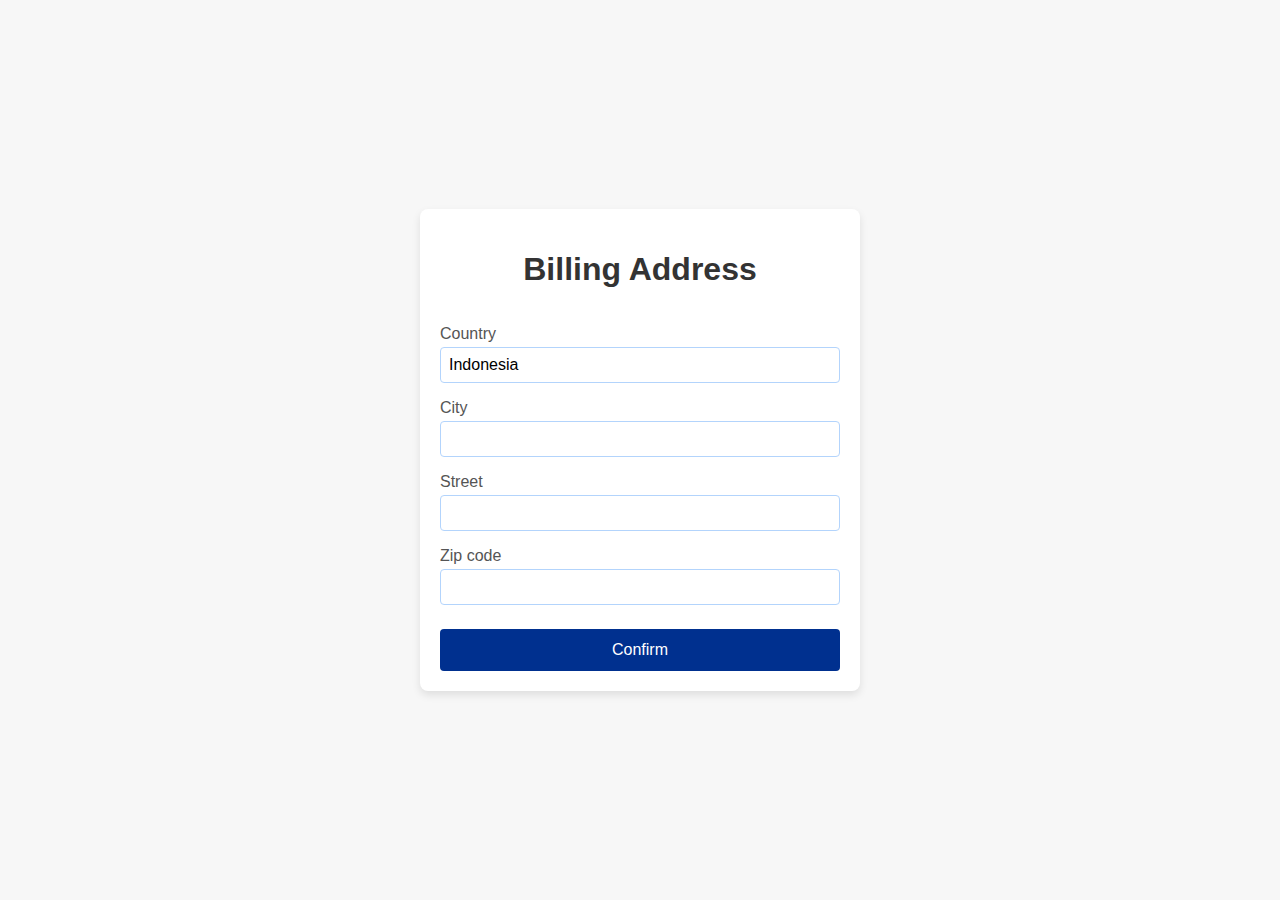
<file: page/billing.html>
<!DOCTYPE html>
<html lang="id">
<head>
    <meta charset="UTF-8">
    <meta name="viewport" content="width=device-width, initial-scale=1.0">
    <title>Billing</title>
    <link rel="stylesheet" href="/css/billing.css">
</head>
<body>
    <div class="container">
        <h1>Billing Address</h1>
        <form id="billingForm">
            <label for="country">Country</label>
            <input type="text" id="country" name="country" required>
            
            <label for="city">City</label>
            <input type="text" id="city" name="city" required>
            
            <label for="street">Street</label>
            <input type="text" id="street" name="street" required>
            
            <label for="zipcode">Zip code</label>
            <input type="text" id="zipcode" name="zipcode" inputmode="numeric" required>
            
            <button type="submit">Confirm</button>
        </form>
    </div>
    <script src="/js/billing.js"></script>
</body>
</html>
</file>
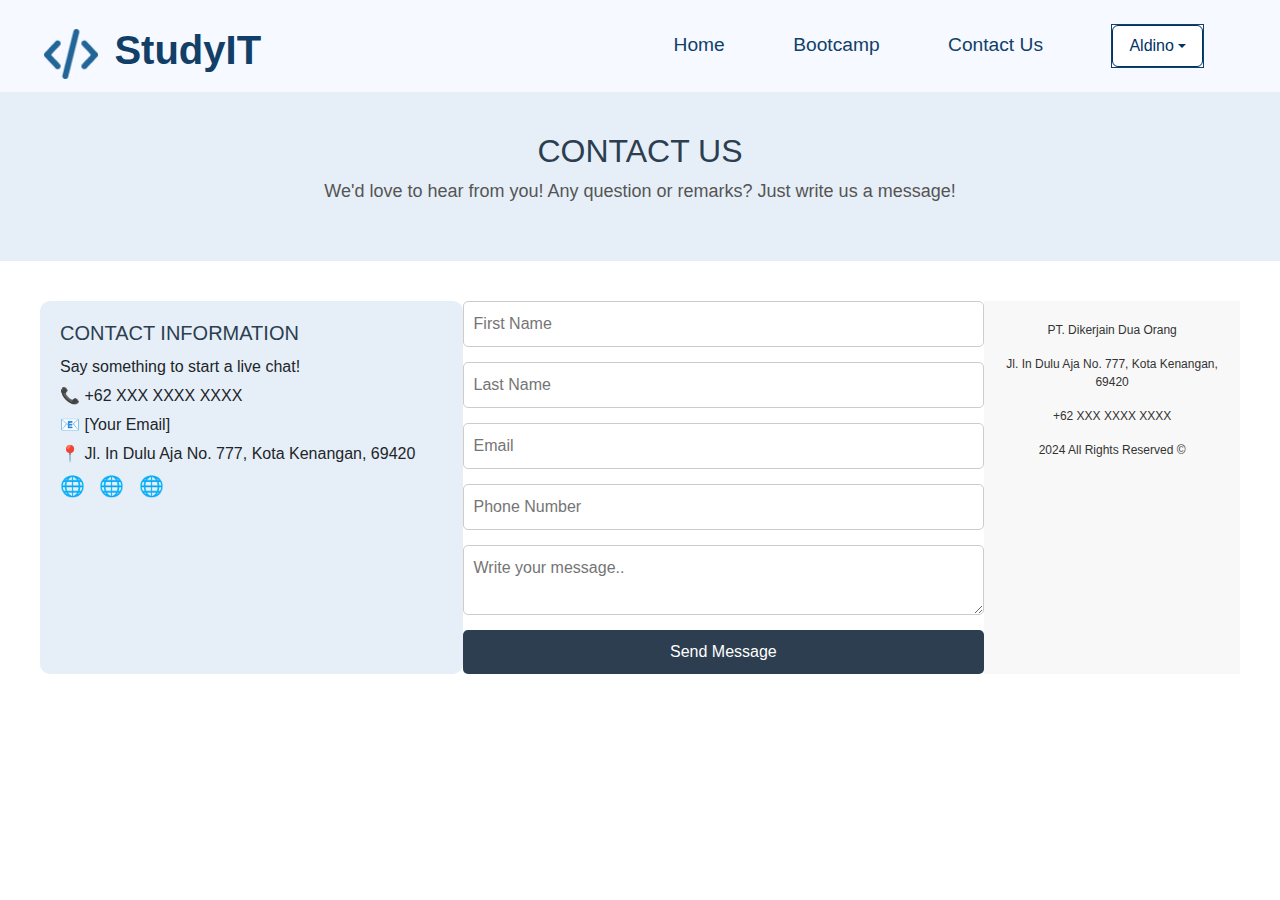
<file: page/contactus.html>
<!DOCTYPE html>
<html lang="en">
<head>
    <meta charset="UTF-8">
    <meta name="viewport" content="width=device-width, initial-scale=1.0">
    <title>Contact Us - StudyIT</title>
    <link rel="stylesheet" href="/css/stylecontactus.css">
    <link rel="stylesheet" href="https://cdn.jsdelivr.net/npm/bootstrap@5.3.3/dist/css/bootstrap.min.css" integrity="sha384-QWTKZyjpPEjISv5WaRU9OFeRpok6YctnYmDr5pNlyT2bRjXh0JMhjY6hW+ALEwIH" crossorigin="anonymous">
</head>
<body>
    <header>
        <div class="navbar">
            <div class="container-fluid">
                <div class="nav-brand">
                    <img src="../asset/image/logo.png" alt="Logo">
                    <h1>StudyIT</h1>
                </div>
                <div class="nav-menu">
                    <div class="nav-list">
                        <ul>
                            <li>
                                <span>
                                    <a href="javascript:history.back()">Home</a>
                                </span>
                            </li>
                            <li>
                                <a href="javascript:history.back()">Bootcamp</a>
                            </li>
                            <li>
                                <a href="#">Contact Us</a>
                            </li>
                            <li>
                                <div class="dropdown">
                                    <button class="btn dropdown-toggle" aria-expanded="false">Aldino</button>
                                    <div class="dropdown-menu dropdown-menu-end">

                                        <a href="editprofile.html" class="dropdown-item">Edit Profile</a>

                                        <a href="../index.html" class="dropdown-item">Logout</a>
                                    </div>
                                </div>
                            </li>
                        </ul>
                    </div>
                </div>
            </div>
        </div>
    </header>

    <section class="contact-header">
        <h2>CONTACT US</h2>
        <p>We'd love to hear from you! Any question or remarks? Just write us a message!</p>
    </section>

    <div class="contact-container">
        <div class="contact-info">
            <h3>CONTACT INFORMATION</h3>
            <p>Say something to start a live chat!</p>
            <p>📞 +62 XXX XXXX XXXX</p>
            <p>📧 [Your Email]</p>
            <p>📍 Jl. In Dulu Aja No. 777, Kota Kenangan, 69420</p>
            <div class="social-icons">
                <a href="#">🌐</a>
                <a href="#">🌐</a>
                <a href="#">🌐</a>
            </div>
        </div>

        <form class="contact-form" id="contactForm">
            <input type="text" id="firstName" placeholder="First Name" required>
            <input type="text" id="lastName" placeholder="Last Name" required>
            <input type="email" id="email" placeholder="Email" required>
            <input type="tel" id="phone" placeholder="Phone Number" required>
            <textarea id="message" placeholder="Write your message.." required></textarea>
            <button type="button" onclick="saveFormData()">Send Message</button>
        </form>
        

    <footer>
        <p>PT. Dikerjain Dua Orang</p>
        <p>Jl. In Dulu Aja No. 777, Kota Kenangan, 69420</p>
        <p>+62 XXX XXXX XXXX</p>
        <p>2024 All Rights Reserved ©</p>
    </footer>
    <script>
        function saveFormData() {
            // Capture form values
            const formData = {
                firstName: document.getElementById("firstName").value,
                lastName: document.getElementById("lastName").value,
                email: document.getElementById("email").value,
                phone: document.getElementById("phone").value,
                message: document.getElementById("message").value
            };
    
            // Convert form data to JSON
            const jsonData = JSON.stringify(formData);
    
            // Log the JSON data to console (you can save it to a file or server here)
            console.log(jsonData);
    
            // Optionally, clear the form after saving
            document.getElementById("contactForm").reset();
        }
    </script>
    
</body>
</html>
</file>
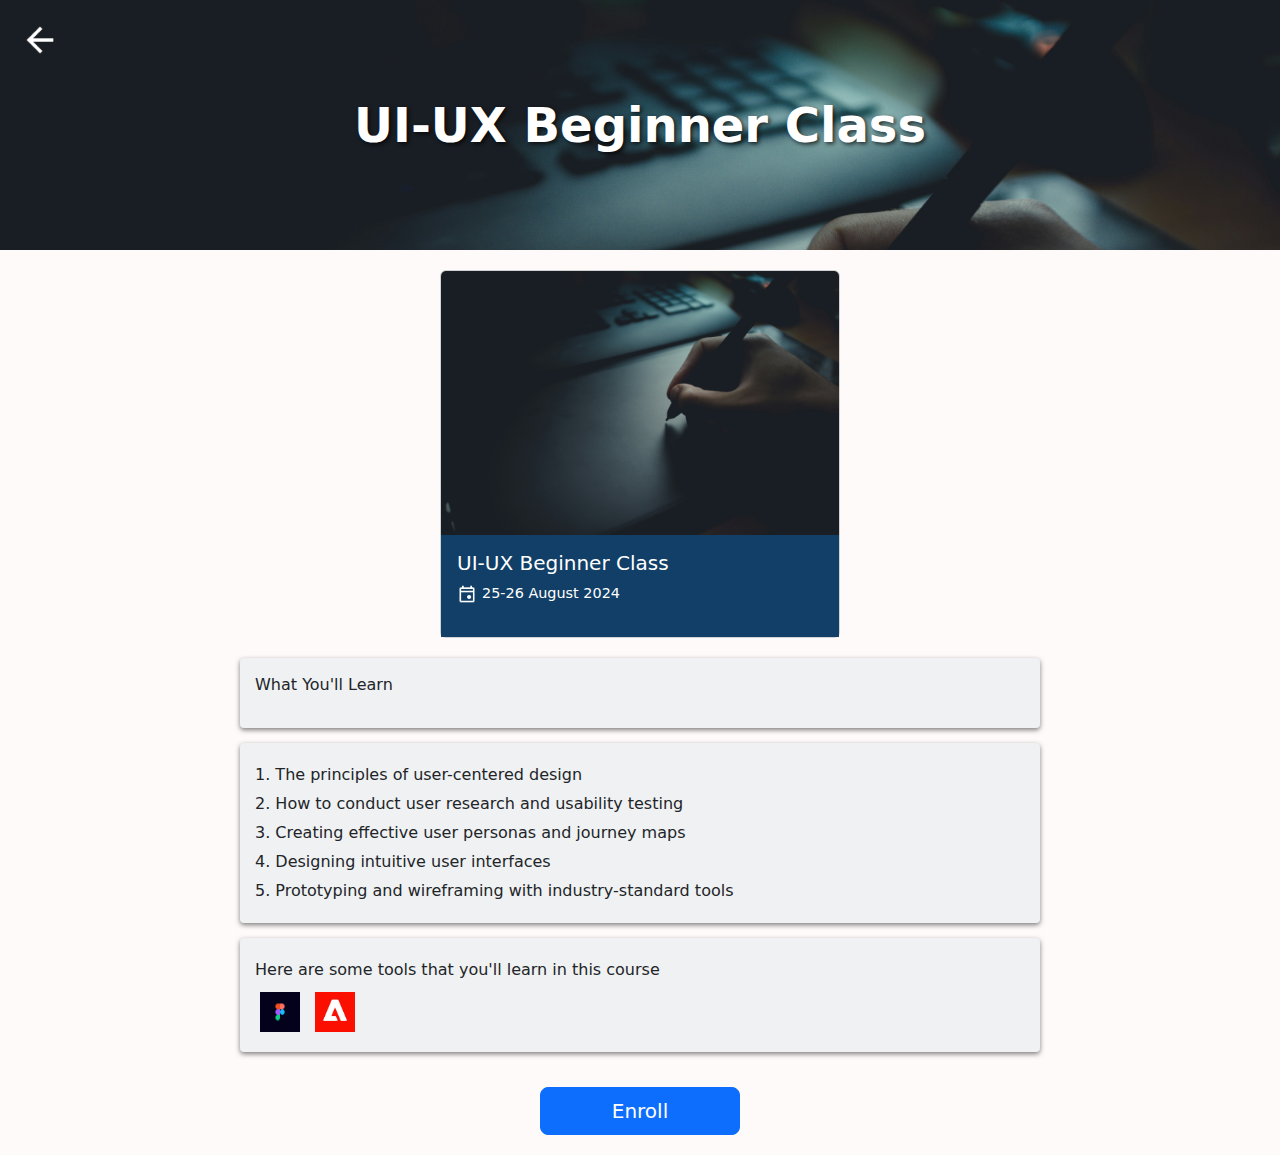
<file: page/courseView.html>
<!DOCTYPE html>
<html lang="en">
<head>
    <meta charset="UTF-8">
    <meta name="viewport" content="width=device-width, initial-scale=1.0">
    <title>Course View</title>
    <link rel="stylesheet" href="../css/stylesCor.css">
    <link href="https://cdn.jsdelivr.net/npm/bootstrap@5.3.3/dist/css/bootstrap.min.css" rel="stylesheet">
</head>
<body>
    <div class="banner">
        <img src="../asset/image/glenn-carstens-peters-P1qyEf1g0HU-unsplash.jpg" alt="Banner Image">
        <div class="banner-text">UI-UX Beginner Class</div>
    </div>

    <div class="arw-back">
        <a href="../page/homePage.html">
            <img src="../asset/image/backarrow.png" alt="Back to Course View">
        </a>
    </div>

    
        <div class="card">
            <img src="../asset/image/glenn-carstens-peters-P1qyEf1g0HU-unsplash.jpg" class="card-img-top" alt="Course Image">
            <div class="card-body">
                <h5 class="card-title" style="color: white;">UI-UX Beginner Class</h5>
                <p class="calendar-text">
                    <img src="../asset/image/calen.png" alt="Calendar Icon" class="calendar-icon">
                    25-26 August 2024
                </p>
            </div>
        </div>
    

    <div class="dec-container">
        <p>What You'll Learn</p>
    </div>

    <div class="des-container">
        <p>1. The principles of user-centered design</p>
        <p>2. How to conduct user research and usability testing</p>
        <p>3. Creating effective user personas and journey maps</p>
        <p>4. Designing intuitive user interfaces</p>
        <p>5. Prototyping and wireframing with industry-standard tools</p>
    </div>

 
    <div class="des-tools">
        <p>Here are some tools that you'll learn in this course</p>
        <div class="img-tools">
            <img src="../asset/image/figmaaa.png" alt="Figma Icon" class="img-icon">
            <img src="../asset/image/adobe1.jpg" alt="Adobe Icon" class="img-icon">
        </div>
    </div>

  
    <div class="enroll-container">
        <a href="../page/videoModule.html" class="btn btn-primary btn-lg">Enroll</a>
    </div>
</body>
</html>
</file>
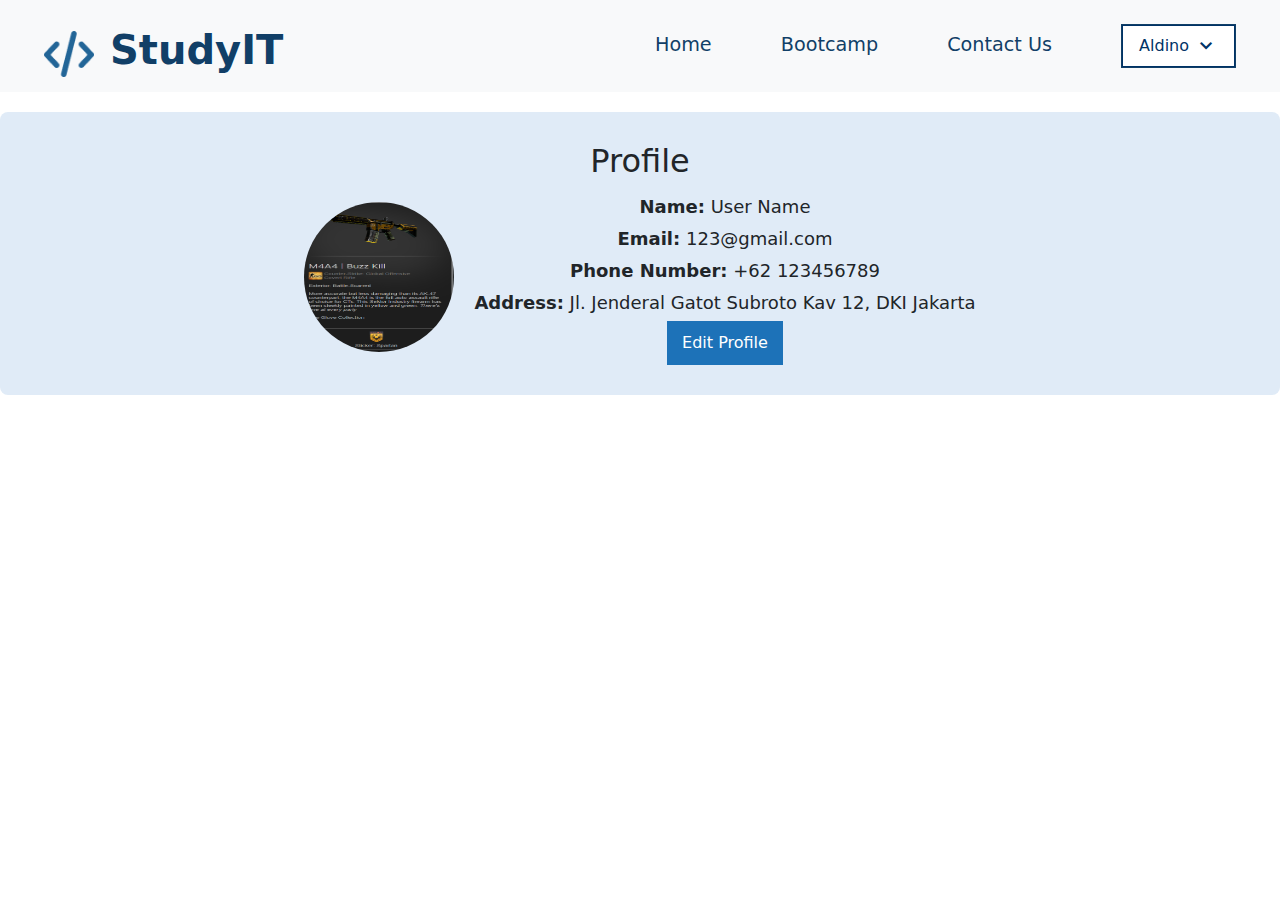
<file: page/editprofile.html>
<!DOCTYPE html>
<html lang="en">
<head>
    <meta charset="UTF-8">
    <meta name="viewport" content="width=device-width, initial-scale=1.0">
    <title>Profile Page</title>
    <link rel="stylesheet" href="../css/editprofile.css">
    <link rel="stylesheet" href="https://fonts.googleapis.com/css2?family=Material+Symbols+Outlined:opsz,wght,FILL,GRAD@20..48,100..700,0..1,-50..200&icon_names=keyboard_arrow_down" />
    <link href="https://cdn.jsdelivr.net/npm/bootstrap@5.3.3/dist/css/bootstrap.min.css" rel="stylesheet" integrity="sha384-QWTKZyjpPEjISv5WaRU9OFeRpok6YctnYmDr5pNlyT2bRjXh0JMhjY6hW+ALEwIH" crossorigin="anonymous">
</head>
<body>

    <header>
        <div class="navbar bg-body-tertiary">
            <div class="container-fluid">
                <div class="nav-brand">
                    <img src="../asset/image/logo.png" alt="Logo">
                    <h1>StudyIT</h1>
                </div>
                <button class="hamburger" onclick="toggleMenu()">☰</button>
                <div class="nav-menu">
                    <div class="nav-list">
                        <ul>
                            <li>
                                <span>
                                    <a href="javascript:history.back()">Home</a>
                                </span>
                            </li>
                            <li>
                                <a href="javascript:history.back()">Bootcamp</a>
                            </li>
                            <li>
                                <a href="contactus.html">Contact Us</a>
                            </li>
                            <li>
                                <div class="dropdown">
                                    <button class="dropbtn">Aldino <span class="material-symbols-outlined">
                                        keyboard_arrow_down
                                        </span></button>
                                    <div class="dropdown-content">
                                        <ul>
                                            <li>
                                                <a href="#">Edit Profile</a>
                                            </li>
                                            <li>
                                                <a href="../index.html">Logout</a>
                                            </li>
                                        </ul>
                                    </div>
                                </div>
                            </li>
                        </ul>
                    </div>
                </div>
            </div>
        </div>
    </header>
    
        <main>
            <section class="profile-section">
                <h2>Profile</h2>
                <div class="profile-card">
                    <div class="profile-image-wrapper">
                        <img id="profile-image" src="../asset/image/profile.PNG.PNG" alt="Profile Picture">
                    </div>
                    <div class="profile-info">
                        <p><strong>Name:</strong> <span id="name"></span></p>
                        <p><strong>Email:</strong> <span id="email"></span></p>
                        <p><strong>Phone Number:</strong> <span id="phone"></span></p>
                        <p><strong>Address:</strong> <span id="address"></span></p>
                        <button onclick="editProfile()">Edit Profile</button>
                    </div>
                </div>
            </section>
        </main>

    <script src="../js/editprofile.js"></script>
</body>
</html>
</file>
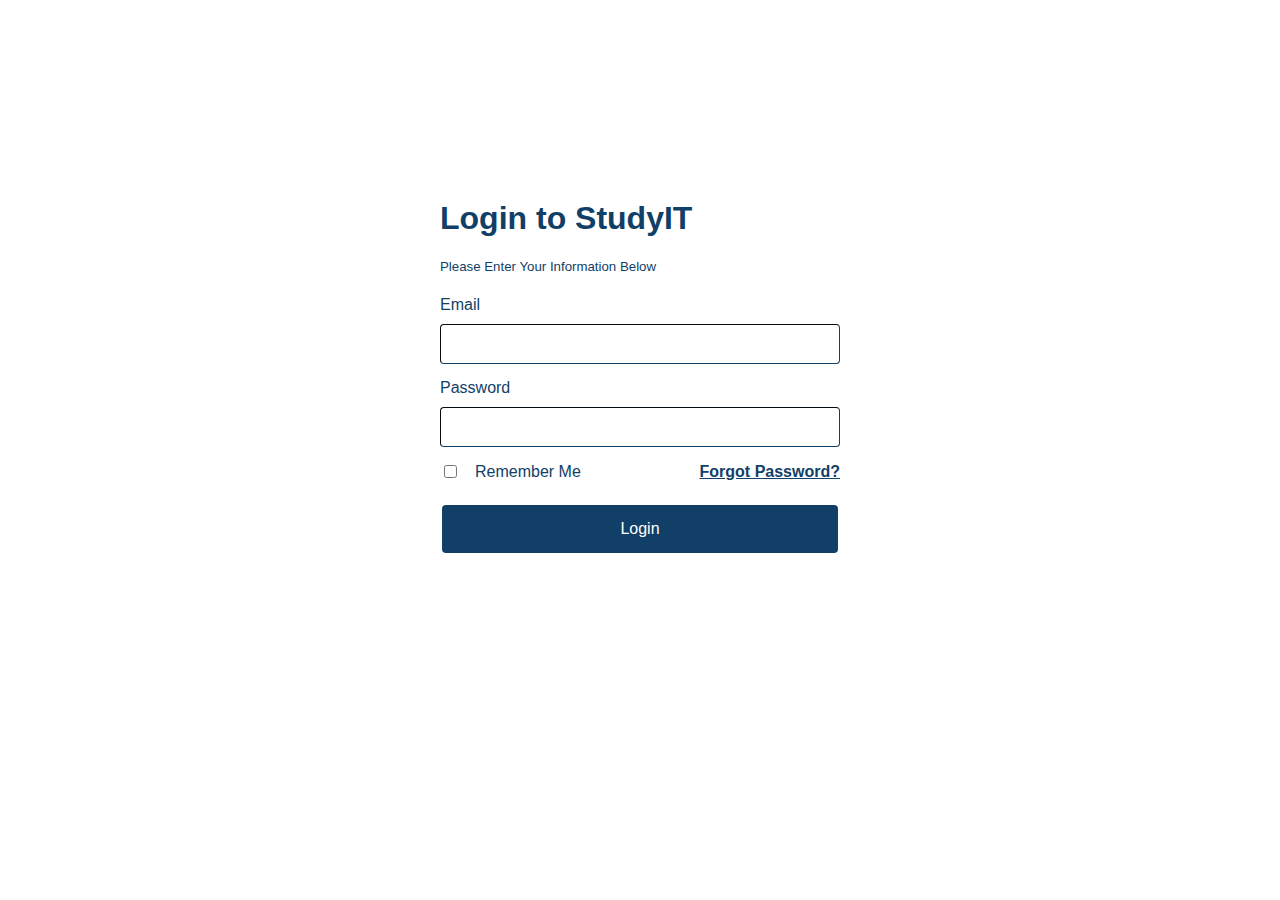
<file: page/login.html>
<!DOCTYPE html>
<html lang="en">

<head>
    <meta charset="UTF-8">
    <meta name="viewport" content="width=device-width, initial-scale=1.0">
    <title>Login to StudyIT</title>
    <link rel="stylesheet" href="/css/login.css">
    <script src="https://code.jquery.com/jquery-3.6.0.min.js"></script>
</head>

<body>
    <div class="login-container">
        <h1>Login to StudyIT</h1>
        <h5>Please Enter Your Information Below</h5>
        <form id="loginForm">
            <div class="forms">
                <div>
                    <label for="email">Email</label>
                    <input type="email" id="email" required>
                </div>
                <div class="password-container">
                    <label for="password">Password</label>
                    <input type="password" id="password" required>
                </div>
            </div>
            <div class="options">
                <input type="checkbox" id="checkbox">
                <label for="checkbox">Remember Me</label>

                <a href="/page/resetPass.html">Forgot Password?</a>
            </div>
            <div class="button-container">
                <button type="button" class="login-button" onclick="submitLogin()">Login</button>
            </div>
        </form>
    </div>
    <script src="/js/login.js"></script>
</body>

</html>
</file>
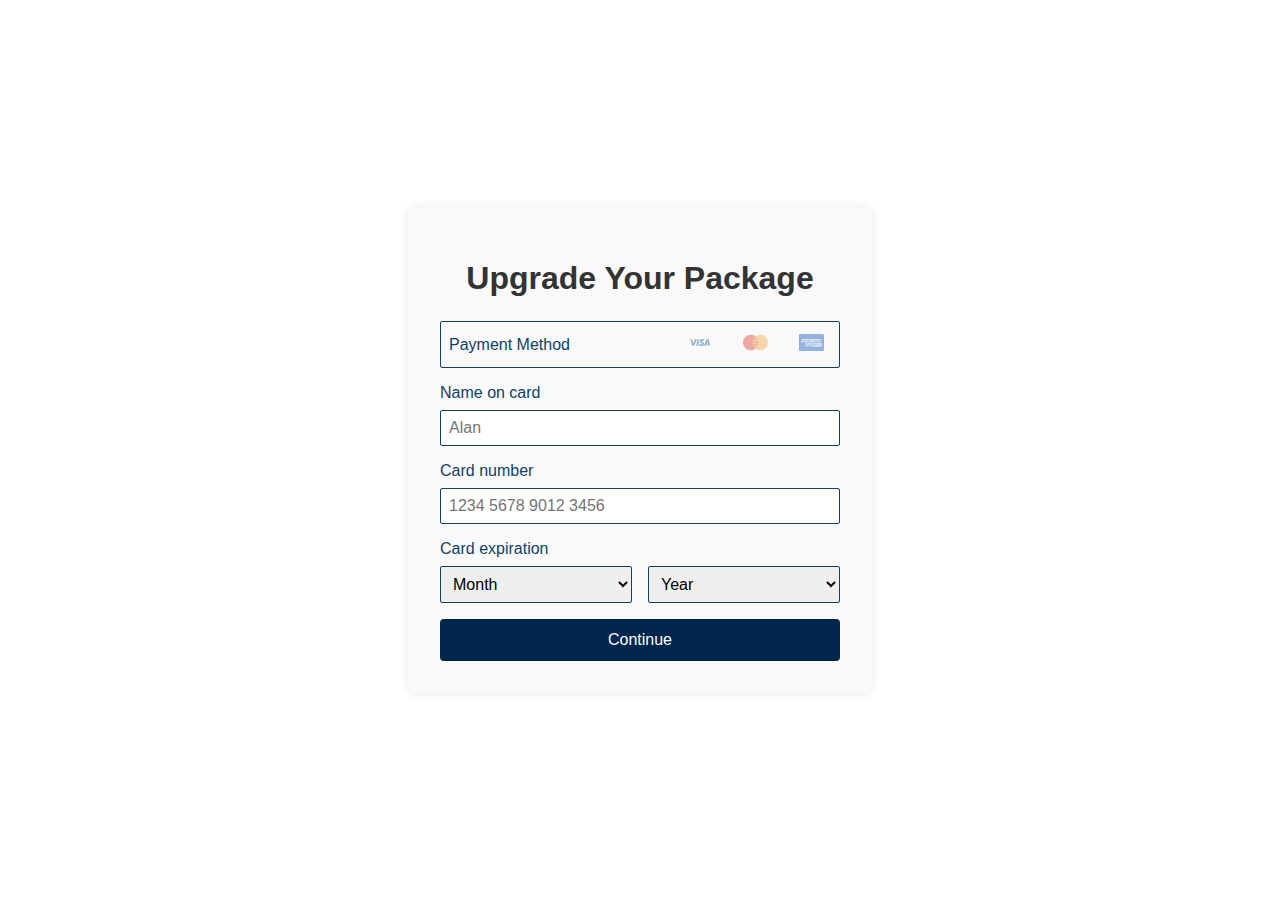
<file: page/payment.html>
<!DOCTYPE html>
<html lang="id">
<head>
    <meta charset="UTF-8">
    <meta name="viewport" content="width=device-width, initial-scale=1.0">
    <title>Upgrade Your Package</title>
    <link rel="stylesheet" href="../css/payment.css">
</head>
<body>
    <div class="container">
        <h1>Upgrade Your Package</h1>
        <form id="billingForm">
            <div class="form-group payment-method">
                <label>Payment Method</label>
                <div class="payment-logos">
                    <input type="radio" id="visa" name="paymentMethod" value="visa" required>
                    <label for="visa">
                        <img src="/asset/image/visa-logo-svgrepo-com.svg" alt="Visa" class="payment-logo">
                    </label>
    
                    <input type="radio" id="mastercard" name="paymentMethod" value="mastercard" required>
                    <label for="mastercard">
                        <img src="/asset/image/mastercard-svgrepo-com.svg" alt="Mastercard" class="payment-logo">
                    </label>
    
                    <input type="radio" id="amex" name="paymentMethod" value="amex" required>
                    <label for="amex">
                        <img src="/asset/image/american-express-svgrepo-com.svg" alt="American Express" class="payment-logo">
                    </label>
                </div>
            </div>
            <div class="form-group">
                <label for="nameOnCard">Name on card</label>
                <input type="text" id="nameOnCard" placeholder="Alan" required>
            </div>
            <div class="form-group">
                <label for="cardNumber">Card number</label>
                <input type="text" id="cardNumber" inputmode="numeric" pattern="\d*" maxlength="16" placeholder="1234 5678 9012 3456" required>
            </div>
            <div class="form-group">
                <label>Card expiration</label>
                <div class="expiration-inputs">
                    <select id="expirationMonth" required>
                        <option value="">Month</option>
                        <option value="01">January</option>
                        <option value="02">February</option>
                        <option value="03">March</option>
                        <option value="04">April</option>
                        <option value="05">May</option>
                        <option value="06">June</option>
                        <option value="07">July</option>
                        <option value="08">August</option>
                        <option value="09">September</option>
                        <option value="10">October</option>
                        <option value="11">November</option>
                        <option value="12">December</option>
                    </select>
                    <select id="expirationYear" required>
                        <option value="">Year</option>
                    </select>
                </div>
            </div>
            <button type="submit">Continue</button>
        </form>
    </div>
    <script src="/js/payment.js"></script>
</body>
</html>
</file>
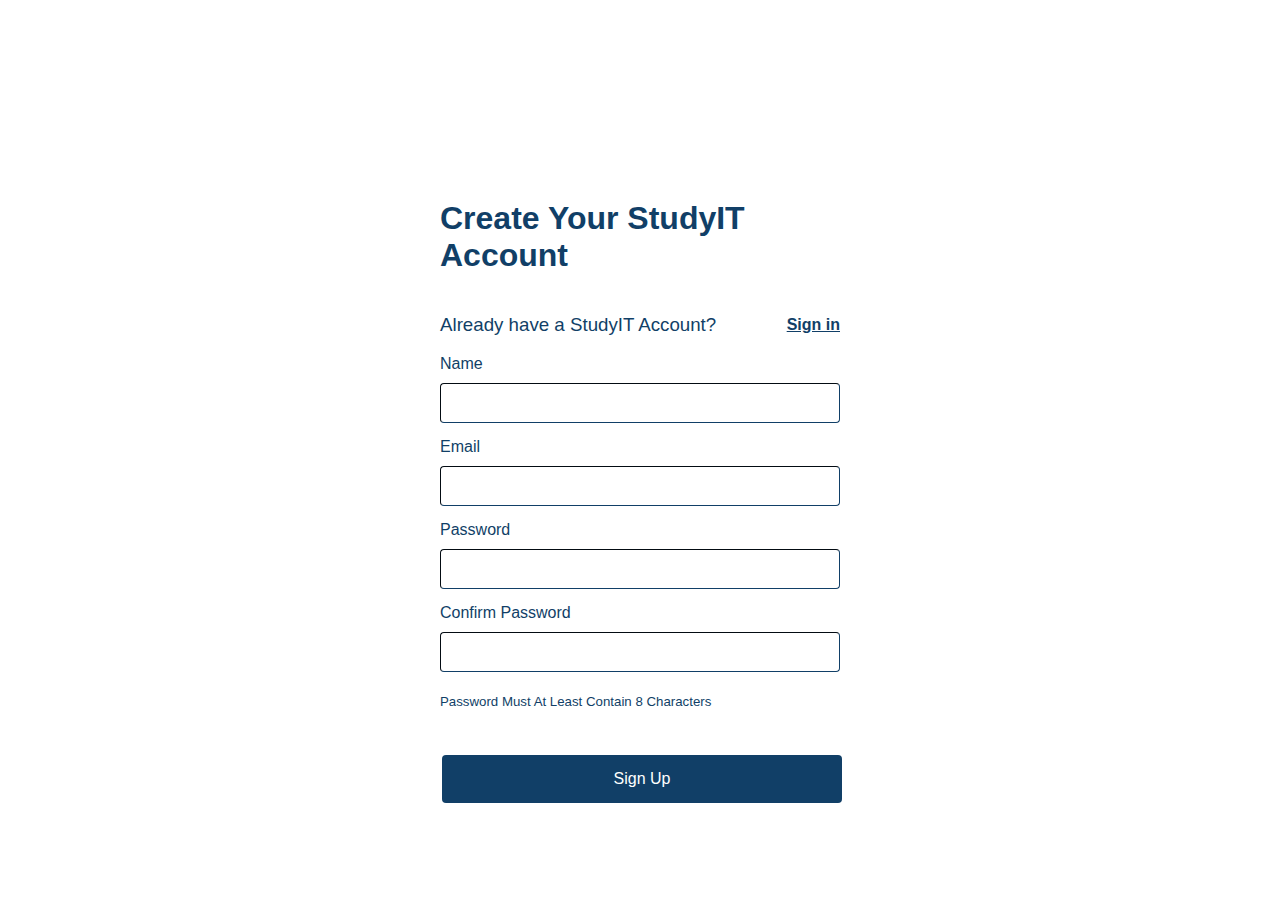
<file: page/register.html>
<!DOCTYPE html>
<html lang="en">
<head>
    <meta charset="UTF-8">
    <meta name="viewport" content="width=device-width, initial-scale=1.0">
    <title>Create Your StudyIT Account</title>
    <link rel="stylesheet" href="/css/register.css">
</head>
<body>
    <div class="register-container">
        <h1>Create Your StudyIT Account</h1>
        <div class="signin-prompt">
            <h3>Already have a StudyIT Account?</h3>
            <a href="/page/login.html">Sign in</a>
        </div>
        <form action="">
            <div class="register-forms">
                <div>
                    <label for="name">Name</label>
                    <input type="text" id="name" required>
                </div>
                <div>
                    <label for="email">Email</label>
                    <input type="email" id="email" required>
                </div>
                <div>
                    <label for="newPass">Password</label>
                    <input type="password" id="newPass" maxlength="20" required>
                </div>
                <div>
                    <label for="confNewPass">Confirm Password</label>
                    <input type="password" id="confNewPass" minlength="8" maxlength="20" required>
                    <h5>Password Must At Least Contain 8 Characters</h5>
                </div>
                <div class="button-container">
                    <button class="register-button" onclick="submitRegister()">Sign Up</button>
                </div>
            </div>
        </form>
    </div>
    <script src="/js/register.js"></script>
</body>
</html>
</file>
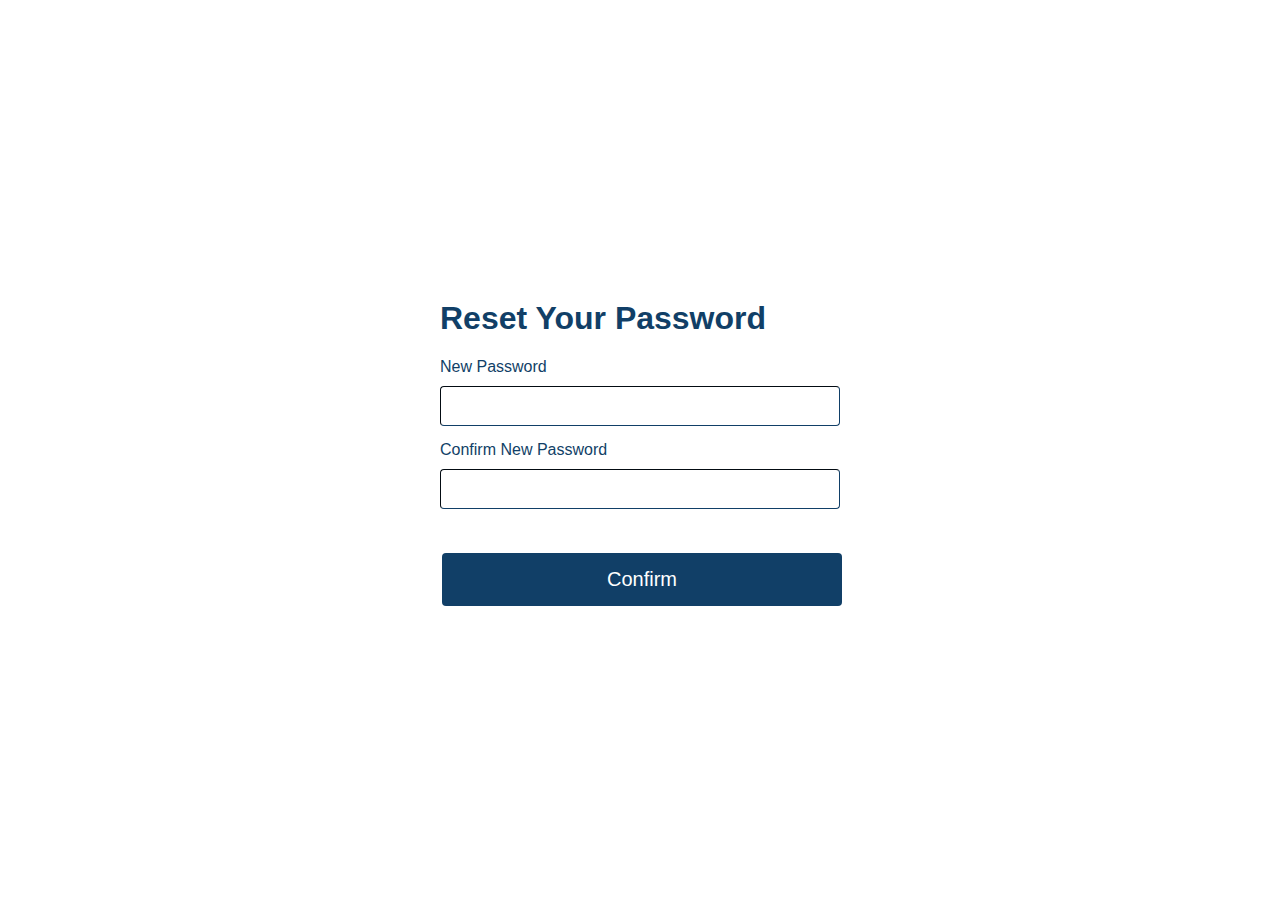
<file: page/resetPass.html>
<!DOCTYPE html>
<html lang="en">
<head>
    <meta charset="UTF-8">
    <meta name="viewport" content="width=device-width, initial-scale=1.0">
    <title>Reset Your Password</title>
    <link rel="stylesheet" href="/css/resetPass.css">
</head>
<body>
    <div class="reset-pass-container">
        <h1>Reset Your Password</h2>
        <form action="">
            <div class="form-container">
                <div>
                    <label for="newPass"> New Password</label>
                    <input type="password", id="newPass">
                </div>
                <div>
                    <label for="confNewPass">Confirm New Password</label>
                    <input type="password", id="confNewPass">
                </div>
                <div class="button-container">
                    <button class="confirm-button"><a href="login.html">Confirm</a></button>
                </div>
            </div>
        </form>
    </div>
</body>
</html>
</file>
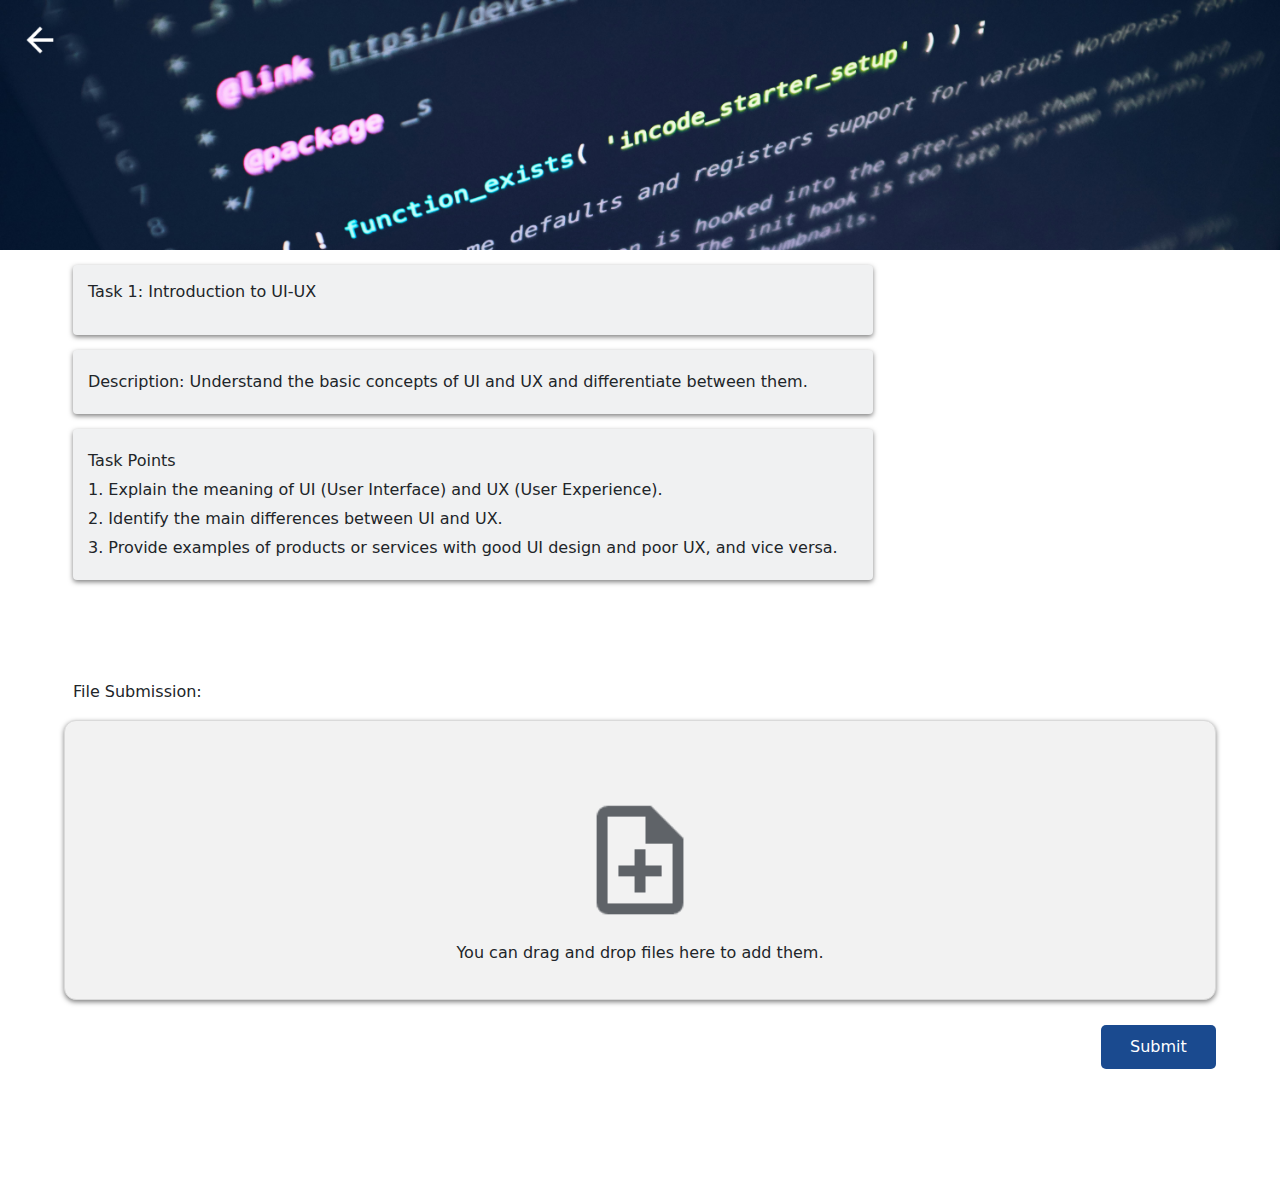
<file: page/taskPage.html>
<!DOCTYPE html>
<html lang="en">
<head>
    <meta charset="UTF-8">
    <meta name="viewport" content="width=device-width, initial-scale=1.0">
    <title>Document</title>
    <link rel="stylesheet" href="../css/stylesTask.css">
    <link href="https://cdn.jsdelivr.net/npm/bootstrap@5.3.3/dist/css/bootstrap.min.css" rel="stylesheet">
</head>
<body>
    <div class="arw-back">
        <a href="../page/videoModule.html">
            <img src="../asset/image/backarrow.png" alt="Back to Course View">
        </a>
    </div>

    <div class="banner">
        <img src="../asset/image/bannercode.jpg" alt="Banner Image">
    </div>

    <div class="dec-container">
        <p id="json-title"></p>
    </div>

    <div class="des-container">
        <p>Description: <span id="json-desc"></span></p>
    </div>

    <div class="des-tools">
        <p>Task Points</p>
        <div id="json-points"></div>
    </div>

    <div class="filesub">
        <p>File Submission:</p>
    </div>

    <div class="subm-box" id="dropZone">
        <div id="introText">
            <p>You can drag and drop files here to add them.</p>
            <div class="add-file">
                <img src="../asset/image/ADDFILE.png" alt="Add File Icon" class="file-icon">
            </div>
        </div>
        <!-- Container to show the list of uploaded files -->
        <div id="fileList" class="file-list"></div>
    </div>
    <div class="home-button">
        <a href="../page/homePage.html" class="btn btn-primary">Submit</a>
    </div>

    <script>
        // Fetch JSON data
        fetch('../asset/json/dataTask.json')
            .then(response => {
                if (!response.ok) {
                    throw new Error('Network response was not ok');
                }
                return response.json();
            })
            .then(data => {
                document.getElementById('json-title').textContent = data.title;
                document.getElementById('json-desc').textContent = data.desc;

                const pointsContainer = document.getElementById('json-points');
                data.points.forEach(point => {
                    const paragraph = document.createElement('p');
                    paragraph.textContent = point;
                    pointsContainer.appendChild(paragraph);
                });
            })
            .catch(error => console.error('Error fetching the JSON data:', error));
    </script>

    <script src="../js/scriptTask.js"></script>
</body>
</html>
</file>
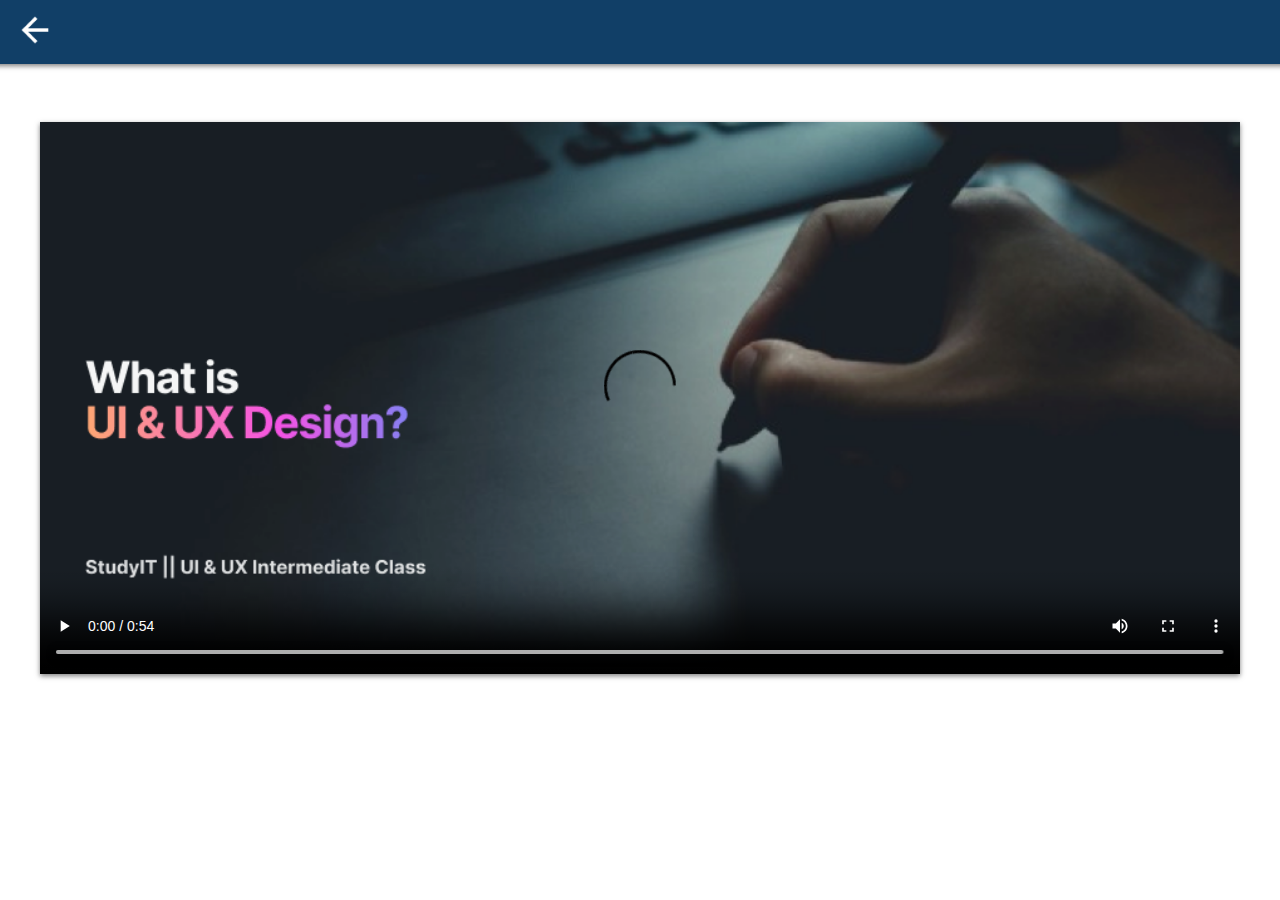
<file: page/videoModule.html>
<!DOCTYPE html>
<html lang="en">
<head>
    <meta charset="UTF-8">
    <meta name="viewport" content="width=device-width, initial-scale=1.0">
    <title>Course</title>
    <link rel="stylesheet" href="../css/stylesVid.css">
    <script src="https://code.jquery.com/jquery-3.6.0.min.js"></script>
</head>
<br>
    <div class="app-bar">
        <div class="arw-back">
            <a href="../page/courseView.html">
                <img src="../asset/image/backarrow.png" alt="Back to Course View">
            </a>
        </div>
    </div>
    <div class="vid-cor">
        <video id="courseVideo" controls poster="../asset/image/Modul.png">
            <source src="../asset/image/placenat.mp4" type="video/mp4">
            Your browser does not support the video tag.
        </video>
    </div>
    <div class="task-button" id="taskButton">
        <a href="../page/taskPage.html" class="custom-button">Task</a>
    </div>
    <script src="../js/scriptVid.js"></script>
</body>
</html>
</file>
<file: css/billing.css>
body {
    font-family: Arial, sans-serif;
    background-color: #f7f7f7;
    height: 100vh;
    margin: 0;
    display: flex;
    justify-content: center;
    align-items: center;
}

.container {
    max-width: 400px;
    width: 100%;
    padding: 20px;
    background-color: white;
    border-radius: 8px;
    box-shadow: 0 4px 8px rgba(0, 0, 0, 0.1);
}

h1 {
    text-align: center;
    color: #333;
}

form {
    display: flex;
    flex-direction: column;
}

label {
    margin-top: 1rem;
    color: #555;
}

input {
    padding: 0.5rem;
    margin-top: 0.25rem;
    border: 1px solid #b3d4fc;
    border-radius: 4px;
    font-size: 1rem;
}

button {
    margin-top: 1.5rem;
    padding: 0.75rem;
    background-color: #00308F;
    color: white;
    border: none;
    border-radius: 4px;
    font-size: 1rem;
    cursor: pointer;
}

button:hover {
    background-color: #002a7d;
}
</file>
<file: css/stylecontactus.css>
/* style.css */

* {
    margin: 0;
    padding: 0;
    box-sizing: border-box;
    font-family: Arial, sans-serif;
}

body {
    background-color: #f4f8fb;
    color: #333;
}

.navbar{
    background-color: #f6f9ff;
}
.container-fluid {
    color: #113F67;
    display: flex;
    flex-direction: row;
    align-items: center;
    justify-content: space-between;
    padding-top: 1rem;
   
}
.nav-list{
    display: flex;
    flex-direction: row;
    justify-content: center;
    align-items: center;
    padding-right: 2rem;
}
.nav-brand{
    display: flex;
    flex-direction: row;
    align-items: center;
    padding-left: 2rem;
}
.nav-brand h1{
    font-weight: bold;
}
.nav-brand img{
    width: 25%;
    height: 10%;
    margin-right: 1rem;
}

.nav-list{
    display: flex;
    flex-direction: row;
}

.dropdown {
    background-color: white;
    border: 1px solid #113F67;
    display: inline-block;
}

.dropdown .btn{
    background-color: #ffffff; /* Change the color as needed */
    color: #003366; /* Adjust color as needed */
    padding: 0.5rem 1rem;
    border: 1px solid #003366;
    cursor: pointer;
    display: flex; /* Use flexbox to align items */
    align-items: center; /* Center-align items vertically */
}

.dropdown-menu {
    display: none;
    position: absolute;
    background-color: white;
    min-width: 130px;
    box-shadow: 0 8px 16px rgba(0, 0, 0, 0.2);
    z-index: 1;
}

.dropdown-menu a {
    color: black;
    text-decoration: none;
    display: block;
}

.dropdown-menu a:hover {
    background-color: #f1f1f1;
}

.dropdown:hover .dropdown-menu {
    display: block;
}
li{
    list-style-type: none;
    display: inline;
    padding: 2rem;
}
.dropdown-menu ul{
    padding-left: 1rem;
}
li a{
    text-decoration: none;
    color: #113F67;
    font-weight:500;
    font-size: 1.2rem;
}

.contact-header {
    text-align: center;
    padding: 40px;
    background-color: #e6eff8;
}

.contact-header h2 {
    font-size: 32px;
    color: #2c3e50;
}

.contact-header p {
    font-size: 18px;
    color: #555;
}

.contact-container {
    display: flex;
    justify-content: space-around;
    padding: 40px;
}

.contact-info {
    width: 40%;
    padding: 20px;
    background-color: #e6eff8;
    border-radius: 10px;
}

.contact-info h3 {
    color: #2c3e50;
    font-size: 20px;
    margin-bottom: 10px;
}

.contact-info p {
    font-size: 16px;
    margin: 5px 0;
}

.social-icons a {
    text-decoration: none;
    font-size: 20px;
    margin-right: 10px;
    color: #333;
}

.contact-form {
    width: 50%;
    display: flex;
    flex-direction: column;
}

.contact-form input,
.contact-form textarea {
    margin-bottom: 15px;
    padding: 10px;
    border: 1px solid #ccc;
    border-radius: 5px;
    font-size: 16px;
}

.contact-form button {
    padding: 10px;
    background-color: #2c3e50;
    color: #fff;
    font-size: 16px;
    border: none;
    border-radius: 5px;
    cursor: pointer;
}

footer {
    text-align: center;
    padding: 20px;
    font-size: 12px;
    color: #333;
    background-color: #f8f8f8;
}
</file>
<file: css/stylesCor.css>
/* General body styling */
body {
    background-color: #fffafa !important;
    font-family: Arial, sans-serif;
    margin: 0;
    padding: 0;
}

.banner {
    position: relative;
    width: 100%;
    height: auto;
    max-height: 250px;
    overflow: hidden;
}

.banner img {
    width: 100%;
    height: 100%;
    object-fit: cover;
}

.arw-back {
    position: absolute;
    top: 20px;          
    left: 20px;         
    z-index: 1;
}

.arw-back img {
    width: 40px;        
    cursor: pointer;    
}

.banner-text {
    position: absolute;
    top: 50%;
    left: 50%;
    transform: translate(-50%, -50%);
    color: white;
    font-size: 3em;
    font-weight: bold;
    text-shadow: 2px 2px 4px rgba(0, 0, 0, 0.7);
    text-align: center;
}



.card {
    max-width: 400px;
    margin: 20px auto; 
}

.card-body {
    background-color: #113f67;
    color: white;
}

.card-text {
    font-size: 1.1em;
}

.calendar-text {
    display: flex;
    align-items: center;
    gap: 5px;
    font-size: 0.9em;
    color: white;
}

.calendar-icon {
    width: 20px;
    height: 20px;
}


.dec-container, .des-container, .des-tools {
    max-width: 800px;
    width: 90%;
    margin: 15px auto;
    padding: 15px;
    background-color: #F0F1F2;
    box-shadow: 0 2px 5px rgba(0, 0, 0, 0.5);
    border-radius: 4px;
}

.des-container p, .des-tools p {
    margin: 5px 0;
}

.img-icon {
    width: 40px;
    height: 40px;
    margin: 5px;
}

.btn {
    display: block;
    width: 200px;
    margin: 20px auto;
    color: #113f67;
}

.enroll-container {
    text-align: center;
}


@media (max-width: 768px) {
    .banner-text {
        font-size: 1.5em;
    }

    .card {
        max-width: 90%;
    }

    .dec-container, .des-container, .des-tools {
        padding: 10px;
    }

    .btn {
        width: 70%;
    }
}

@media (max-width: 480px) {
    .banner-text {
        font-size: 1.2em;
    }

    .calendar-text {
        font-size: 0.8em;
    }

    .btn {
        width: 90%;
    }
}
</file>
<file: css/editprofile.css>
* {
    margin: 0;
    padding: 0;
    box-sizing: border-box;
}

body {
    font-family: Arial, sans-serif;
    background-color: #f3f4f6;
}

.container-fluid {
    color: #113F67;
    display: flex;
    flex-direction: row;
    align-items: center;
    justify-content: space-between;
    padding-top: 1rem;
}
.nav-list{
    display: flex;
    flex-direction: row;
    justify-content: center;
    align-items: center;
}
.nav-brand{
    display: flex;
    flex-direction: row;
    align-items: center;
    padding-left: 2rem;
}
.nav-brand h1{
    font-weight: bold;
}
.nav-brand img{
    width: 100%;
    height: 2.9rem;
    margin-right: 1rem;
}

.nav-list{
    display: flex;
    flex-direction: row;
}
.dropdown {
    background-color: white;
    border: 1px solid #113F67;
    display: inline-block;
}

.dropbtn {
    background-color: #ffffff; /* Change the color as needed */
    color: #003366; /* Adjust color as needed */
    padding: 0.5rem 1rem;
    font-size: 1rem;
    border: 1px solid #003366;
    cursor: pointer;
    display: flex; /* Use flexbox to align items */
    align-items: left; /* Center-align items vertically */
    gap: 5px; /* Space between text and icon */
}

.material-symbols-outlined {
    font-size: 16px; /* Adjust size as needed */
    line-height: 1; /* Ensures the icon is vertically centered */
}
.dropdown-content {
    display: none;
    position: absolute;
    background-color: white;
    min-width: 130px;
    box-shadow: 0 8px 16px rgba(0, 0, 0, 0.2);
    z-index: 1;
}

.dropdown-content a {
    color: black;
    text-decoration: none;
    display: block;
}

.dropdown-content a:hover {
    background-color: #f1f1f1;
}

.dropdown:hover .dropdown-content {
    display: block;
}
li{
    list-style-type: none;
    display: inline;
    padding: 2rem;
}
.dropdown-content ul{
    padding-left: 1rem;
}
li a{
    text-decoration: none;
    color: #113F67;
    font-weight:500;
    font-size: 1.2rem;
}


.profile-section {
    background-color: #e0ebf7;
    padding: 30px;
    border-radius: 8px;
    margin-top: 20px;
    text-align: center;
}

.profile-card {
    display: flex;
    align-items: center;
    justify-content: center;
}

.profile-card img {
    width: 150px;
    height: 150px;
    border-radius: 50%;
    margin-right: 20px;
}

.profile-info p {
    margin: 5px 0;
    font-size: 18px;
}

button {
    padding: 10px 15px;
    background-color: #1d72b8;
    color: #fff;
    border: none;
    border-radius: 5px;
    cursor: pointer;
}

button:hover {
    background-color: #155a8a;
}
@media (min-width: 769px) {
    .hamburger {
        display: none;
    }
}
</file>
<file: css/login.css>
body,
html {
    font-family: Inter, sans-serif;
    color: #113F67;   
}

h5 {
    font-weight: normal;
}

.forms div {
    display: flex;
    flex-direction: column;
    margin-bottom: 15px;
    /* Optional spacing between form fields */
}

.options {
    display: flex;
    align-items: center;
    gap: 15px;
}

.options a {
    margin-left: auto;
    font-weight: bold;
    color: #113F67;
}

.login-container {
    width: 400px;
    margin: 0 auto;
    /* Centers the container on the page */
    margin-top: 200px;
}

.forms input[type="email"],
.forms input[type="password"] {
    width: 100%;
    /* Makes input fields take up the full width of their container */
    padding: 10px;
    /* Increases padding for a bigger input area */
    font-size: 16px;
    /* Optional: increases font size for better readability */
    box-sizing: border-box;
    /* Ensures padding doesn't increase overall width */
    border-color: #113F67;
    border-radius: 4px;
    border-width: 1px;
}

.forms label {
    margin-bottom: 5px;
    /* Adjust the spacing as needed */
}

.forms input[type="email"],
.forms input[type="password"] {
    margin-top: 5px;
    /* Adjust the spacing as needed */
}

/* .material-symbols-outlined {
    font-variation-settings:
        'FILL' 0,
        'wght' 400,
        'GRAD' 0,
        'opsz' 20
} */

/* .password-container {
    position: relative;
    width: 100%;
} */

/* .password-container input[type="password"],
.password-container input[type="text"] {
    width: 100%;
    padding-right: 30px;
    /* Prevent overlap with the icon 
} */

/* .toggle-password {
    position: absolute;
    right: 10px;
    top: 50%;
    transform: translateY(-50%);
    cursor: pointer;
    font-size: 24px;
    /* Adjust size as needed 
    color: #333;
    /* Icon color 
} */

.login-button {
    background-color: #113F67;
    color: white;
    border: none;
    padding: 10px 20px;
    text-align: center;
    text-decoration: none;
    display: inline-block;
    font-size: 16px;
    margin: 4px 2px;
    cursor: pointer;
    border-radius: 4px;
    width: 100%;
    /* Makes input fields take up the full width of their container */
    padding: 15px;
    /* Increases padding for a bigger input area */
    font-size: 16px;
    /* Optional: increases font size for better readability */
    box-sizing: border-box;
}

.button-container {
    display: flex;
    justify-content: center;
    margin-top: 20px;
}
.button-container a{
    color: white;
    text-decoration: none;
    font-size: 20px;
}
</file>
<file: css/payment.css>
body {
    font-family: Arial, sans-serif;
    background-color: white;
    margin: 0;
    padding: 0;
    display: flex;
    justify-content: center;
    align-items: center;
    height: 100vh;
}

.container {
    background-color: #f9f9f9;
    padding: 2rem;
    border-radius: 8px;
    box-shadow: 0 0 10px rgba(0, 0, 0, 0.1);
    width: 100%;
    max-width: 400px;
}

h1 {
    text-align: center;
    color: #333;
    margin-bottom: 1.5rem;
}

.form-group {
    margin-bottom: 1rem;
    width: 100%;
}

label {
    display: block;
    margin-bottom: 0.5rem;
    color: #113F67;
}

input[type="text"], select {
    width: 100%;
    padding: 0.5rem;
    border: 1px solid #113F67;
    border-radius: 2px;
    font-size: 1rem;
    box-sizing: border-box;
}

.payment-method {
    display: flex;
    width: 100%;
    justify-content: space-between;
    align-items: center;
    padding: 0.5rem;
    border: 1px solid #113F67;
    border-radius: 2px;
    box-sizing: border-box;
}

.payment-method label {
    margin-bottom: 0;
}

.payment-logos {
    display: flex;
    align-items: center;
}

.payment-logo {
    width: 40px;
    height: 25px;
    object-fit: contain;
    margin-left: 0.5rem;
    transition: opacity 0.3s ease;
}

.payment-logos input[type="radio"] {
    display: none;
}

.payment-logos input[type="radio"]:not(:checked) + label .payment-logo {
    opacity: 0.5;
}

.payment-logos input[type="radio"]:checked + label .payment-logo {
    opacity: 1;
}

.payment-logos label {
    cursor: pointer;
    margin-left: 0.5rem;
}

.expiration-inputs {
    display: flex;
    width: 100%;
    gap: 1rem;
    box-sizing: border-box;
}

.expiration-inputs select {
    flex: 1;
}

button {
    width: 100%;
    padding: 0.75rem;
    background-color: #00264d;
    color: white;
    border: none;
    border-radius: 4px;
    font-size: 1rem;
    cursor: pointer;
    transition: background-color 0.3s ease;
    box-sizing: border-box;
}

button:hover {
    background-color: #003366;
}
</file>
<file: css/register.css>
body,
html {
    font-family: Inter, sans-serif;
    color: #113F67;   
}

h1{
    color: #113F67;
    font-size: 32;
}

h3{
    font-size: 20;
    font-weight: normal;
}

h5{
    font-weight: normal;
}

.signin-prompt {
    display: flex;
    align-items: center;
    gap: 5px;
    /* Adjust gap as needed for spacing */
}

.signin-prompt a {
    color: #113F67;
    font-size: 16px;
    margin-left: auto;
    font-weight: bold;
}

.register-forms div {
    display: flex;
    flex-direction: column;
    margin-bottom: 15px;
    /* Optional spacing between form fields */
}

.register-container {
    width: 400px;
    margin: 0 auto;
    /* Centers the container on the page */
    margin-top: 200px;
}

.register-forms input[type="email"],
.register-forms input[type="password"],
.register-forms input[type="text"] {
    width: 100%;
    /* Makes input fields take up the full width of their container */
    padding: 10px;
    /* Increases padding for a bigger input area */
    font-size: 16px;
    /* Optional: increases font size for better readability */
    box-sizing: border-box;
    /* Ensures padding doesn't increase overall width */
    border-color: #113F67;
    border-radius: 4px;
    border-width: 1px;
}

.register-forms label {
    margin-bottom: 5px;
    /* Adjust the spacing as needed */
}

.register-forms input[type="email"],
.register-forms input[type="password"],
.register-forms input[type="text"] {
    margin-top: 5px;
    /* Adjust the spacing as needed */
}

.register-button {
    background-color: #113F67;
    color: white;
    border: none;
    padding: 10px 20px;
    text-align: center;
    text-decoration: none;
    display: inline-block;
    font-size: 16px;
    margin: 4px 2px;
    cursor: pointer;
    border-radius: 4px;
    width: 100%;
    /* Makes input fields take up the full width of their container */
    padding: 15px;
    /* Increases padding for a bigger input area */
    font-size: 16px;
    /* Optional: increases font size for better readability */
    box-sizing: border-box;
}

.button-container {
    display: flex;
    justify-content: center;
    margin-top: 20px;
}
</file>
<file: css/stylesTask.css>
/* body{
    background-color: #007bff !important;
} */

.banner {
    position: relative;
    width: 100%;
    height: auto;
    max-height: 250px;
    overflow: hidden;
}

.banner img {
    width: 100%;
    height: 100%;
    object-fit: cover;
}

.arw-back {
    position: absolute;
    top: 20px;          
    left: 20px;         
    z-index: 1;
}

.arw-back img {
    width: 40px;        
    cursor: pointer;    
}

.filesub {
    position: relative; 
    width: 90%; 
    max-width: 600px;
    text-align: left;
    margin-top: 100px; 
    margin-left: 5.7%; 
}


.subm-box {
    position: relative;
    margin: 15px auto; 
    margin-top: 1px;
    width: 90%; 
    max-width: 1680px; 
    height: 280px; 
    background-color: #F2F2F2;
    border: 1px double #DADADA;
    border-radius: 12px;
    box-shadow: 0 2px 5px rgba(0, 0, 0, 0.5); 
}

.file-icon {
    position: absolute;
    top: 50%;
    left: 50%;
    transform: translate(-50%, -50%);
    width: 130px; 
    height: 130px; 
    object-fit: cover; 
}

.subm-box p {
    display: flex;
    flex-direction: row;
    text-align: center;
    justify-content: center;
    padding-top: 200px;
    margin-top: 20px;
}

.dec-container, .des-container, .des-tools {
    max-width: 800px;
    width: 90%;
    margin: 15px 0 15px 5.7%; 
    padding: 15px;
    background-color: #F0F1F2;
    box-shadow: 0 2px 5px rgba(0, 0, 0, 0.5);
    border-radius: 4px;
    text-align: left; 
}

#drop-area.highlight {
    background-color: #e0f7fa; 
    border: 2px dashed #009688;
}


.des-container p, .des-tools p {
    margin: 5px 0;
}

/* Highlight border on dragover */
.subm-box.dragover {
    border-color: #007bff;
    background-color: #e9f5ff;
}

/* Style for dropped files list */
.file-list {
    margin-top: 15px;
    margin-left: 50px;
    font-family: Arial, sans-serif;
    color: #333;
}

.file-list p {
    margin: 5px 0;
    padding: 5px;
    justify-content: left;
}

.home-button {
    display: flex;
    justify-content: flex-end;
    margin: 25px auto 125px; /* Adjust top margin to align with .subm-box */
    width: 90%; /* Match width with .subm-box for alignment */
    max-width: 1680px;
}

.home-button .btn {
    padding: 10px 20px; 
    font-size: 16px;
    background-color: #1a4a8f; 
    color: white; 
    border: none;
    border-radius: 5px;
    text-decoration: none;
    transition: background-color 0.3s;
    width: 10%; /* Make the button fill the width of its container */
}

.home-button .btn:hover {
    background-color: #113f67; 
}



@media (max-width: 768px) {
    .subm-box {
        height: auto; 
    }
}

@media (max-width: 480px) {
    .subm-box {
        padding: 15px; 
    }

    .file-icon {
        width: 100px;
        height: 100px; 
    }
}
</file>
<file: css/stylesVid.css>
body {
    display: flex;
    background-color: white;
    flex-direction: column;
    justify-content: flex-start; /* Align items to the start (top) */
    align-items: center;     
    height: 100vh;           
    margin: 0;   
    font-family: Arial, Helvetica, sans-serif; 
}

.app-bar {
    display: flex;
    align-items: center; /* Center items vertically */
    justify-content: space-between; /* Space items evenly */
    width: 100%; /* Full width */
    padding: 10px 20px; /* Padding for the app bar */
    padding-left: 50px;
    background-color: #113f67; /* App bar background color */
    color: white; /* Text color */
    position: relative; /* Relative positioning */
    box-shadow: 0 2px 5px rgba(0, 0, 0, 0.5);  /* Shadow for the app bar */
    margin-bottom: 40px;
    margin-top: -18.5px;
}

.arw-back img {
    width: 40px;        
    cursor: pointer;    
}

.app-title {
    font-size: 24px; /* Title font size */
    font-weight: bold; /* Make title bold */
}

.vid-cor {
    max-width: 1200px;      
    width: 100%;    
    margin-top: 18.5px;       
}

video {
    width: 100%;           
    height: auto;          
    box-shadow: 0 2px 5px rgba(0, 0, 0, 0.5); 
}

.task-button {
    display: none;         
    margin-top: 60px;     
}

.custom-button {
    background-color: #113f67;
    color: white; 
    padding: 15px 80px;
    border: none;
    border-radius: 5px; 
    font-size: 20px; 
    font-family: Arial, sans-serif;
    font-weight: bold;
    text-decoration: none; 
    cursor: pointer; 
    transition: background-color 0.3s; 
    box-shadow: 0 2px 5px rgba(0, 0, 0, 0.5); 
}

.custom-button:hover {
    background-color: #10314e; 
}
</file>
<file: css/resetPass.css>
body,
html {
    font-family: Inter, sans-serif;
    color: #113F67;   
}

.reset-pass-container {
    width: 400px;
    margin: 0 auto;
    /* Centers the container on the page */
    margin-top: 300px;
}

.form-container div {
    display: flex;
    flex-direction: column;
    margin-bottom: 15px;
    /* Optional spacing between form fields */
}

.form-container input[type="password"] {
    width: 100%;
    /* Makes input fields take up the full width of their container */
    padding: 10px;
    /* Increases padding for a bigger input area */
    font-size: 16px;
    /* Optional: increases font size for better readability */
    box-sizing: border-box;
    /* Ensures padding doesn't increase overall width */
    border-color: #113F67;
    border-radius: 4px;
    border-width: 1px;
}

.form-container label {
    margin-bottom: 5px;
    /* Adjust the spacing as needed */
}

.form-container input[type="password"] {
    margin-top: 5px;
    /* Adjust the spacing as needed */
}

.confirm-button {
    background-color: #113F67;
    color: white;
    border: none;
    padding: 10px 20px;
    text-align: center;
    text-decoration: none;
    display: inline-block;
    font-size: 16px;
    margin: 4px 2px;
    cursor: pointer;
    border-radius: 4px;
    width: 100%;
    /* Makes input fields take up the full width of their container */
    padding: 15px;
    /* Increases padding for a bigger input area */
    font-size: 16px;
    /* Optional: increases font size for better readability */
    box-sizing: border-box;
}

.button-container {
    display: flex;
    justify-content: center;
    margin-top: 40px;
}
.confirm-button a{
    color: white;
    text-decoration: none;
    font-size: 20px;
}
</file>
